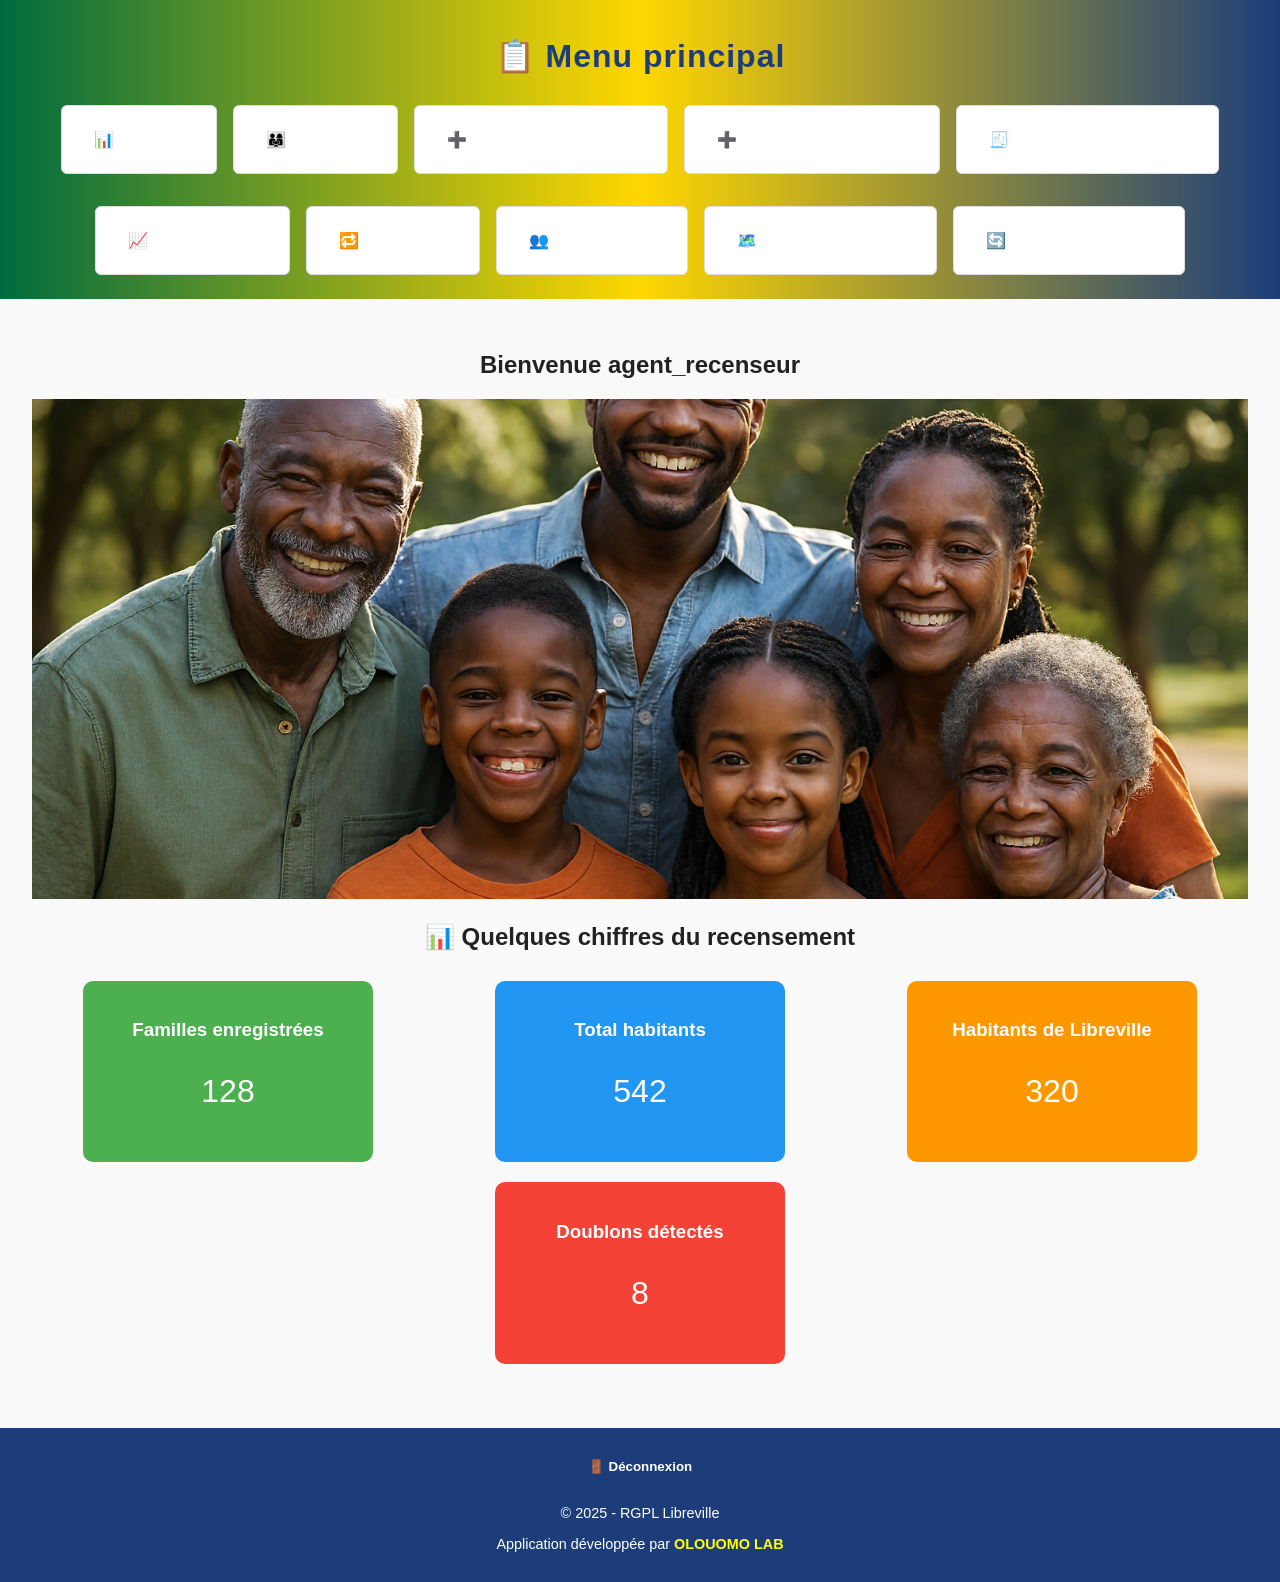
<file: index.html>
<!DOCTYPE html>
<html lang="fr">
<head>
  <meta charset="UTF-8" />
  <meta name="viewport" content="width=device-width, initial-scale=1.0" />
  <meta name="theme-color" content="#0d6efd" />

  <!-- Chemins relatifs -->
  <link rel="manifest" href="manifest.json" />
  <link rel="icon" href="static/icons/icon-192.png" />
  <link rel="stylesheet" href="static/style.css" />

  <title>RGPL - Tableau de bord</title>

  <script>
    if ('serviceWorker' in navigator) {
      const swUrl = `${location.origin}/service-worker.js`;
      navigator.serviceWorker.register(swUrl)
        .then(() => console.log('✅ Service Worker enregistré'))
        .catch(err => console.error('❌ Échec SW', err));
    }
  </script>
</head>
<body>
  <!-- Conteneur pour le menu -->
  <div id="menu-container"></div>
  <script>
    fetch("menu.html")
      .then(res => res.text())
      .then(html => {
        document.getElementById("menu-container").innerHTML = html;
      })
      .catch(err => console.error("Erreur chargement menu:", err));
  </script>

  <!-- Contenu principal -->
  <main style="padding: 2rem;">
    <h2 style="text-align:center; margin-top: 20px;">
      Bienvenue agent_recenseur
    </h2>

    <div style="width:100%; overflow:hidden;">
      <img src="static/images/famille.png" alt="Famille africaine"
           style="width:100%; height:auto; max-height:500px; object-fit:cover;">
    </div>

    <h2 style="text-align:center;">📊 Quelques chiffres du recensement</h2>

    <div style="display: flex; justify-content: space-around; margin-top: 30px; flex-wrap: wrap; gap: 20px;">
      <div style="background-color: #4CAF50; color: white; padding: 20px; border-radius: 10px; width: 250px; text-align: center;">
        <h3>Familles enregistrées</h3>
        <p style="font-size: 2em;" id="familles">...</p>
      </div>

      <div style="background-color: #2196F3; color: white; padding: 20px; border-radius: 10px; width: 250px; text-align: center;">
        <h3>Total habitants</h3>
        <p style="font-size: 2em;" id="membres">...</p>
      </div>

      <div style="background-color: #FF9800; color: white; padding: 20px; border-radius: 10px; width: 250px; text-align: center;">
        <h3>Habitants de Libreville</h3>
        <p style="font-size: 2em;" id="libreville">...</p>
      </div>

      <div style="background-color: #f44336; color: white; padding: 20px; border-radius: 10px; width: 250px; text-align: center;">
        <h3>Doublons détectés</h3>
        <p style="font-size: 2em;" id="doublons">...</p>
      </div>
    </div>
  </main>

  <!-- Footer -->
  <footer style="background-color:#1C3D7A; padding:1rem 0;">
    <div style="text-align:center; margin-bottom: 1rem;">
      <button class="btn btn-danger" onclick="alert('Déconnexion désactivée en mode statique')">🚪 Déconnexion</button>
    </div>
    <p style="text-align:center; color:white;">© 2025 - RGPL Libreville</p>
    <p style="text-align:center; color:white;">
      Application développée par 
      <span style="color:yellow; font-weight:bold;">OLOUOMO LAB</span>
    </p>
  </footer>

  <!-- Scripts JS -->
  <script src="static/js/db.js" defer></script>
  <script src="static/js/main.js" defer></script>
  <script>
    fetch("static/data/stats.json")
      .then(res => res.json())
      .then(data => {
        document.getElementById("familles").textContent = data.total_familles || 0;
        document.getElementById("membres").textContent = data.total_membres || 0;
        document.getElementById("libreville").textContent = data.libreville_membres || 0;
        document.getElementById("doublons").textContent = data.total_doublons || 0;
      })
      .catch(() => {
        document.getElementById("familles").textContent = "N/A";
        document.getElementById("membres").textContent = "N/A";
        document.getElementById("libreville").textContent = "N/A";
        document.getElementById("doublons").textContent = "N/A";
      });
  </script>
</body>
</html>
</file>
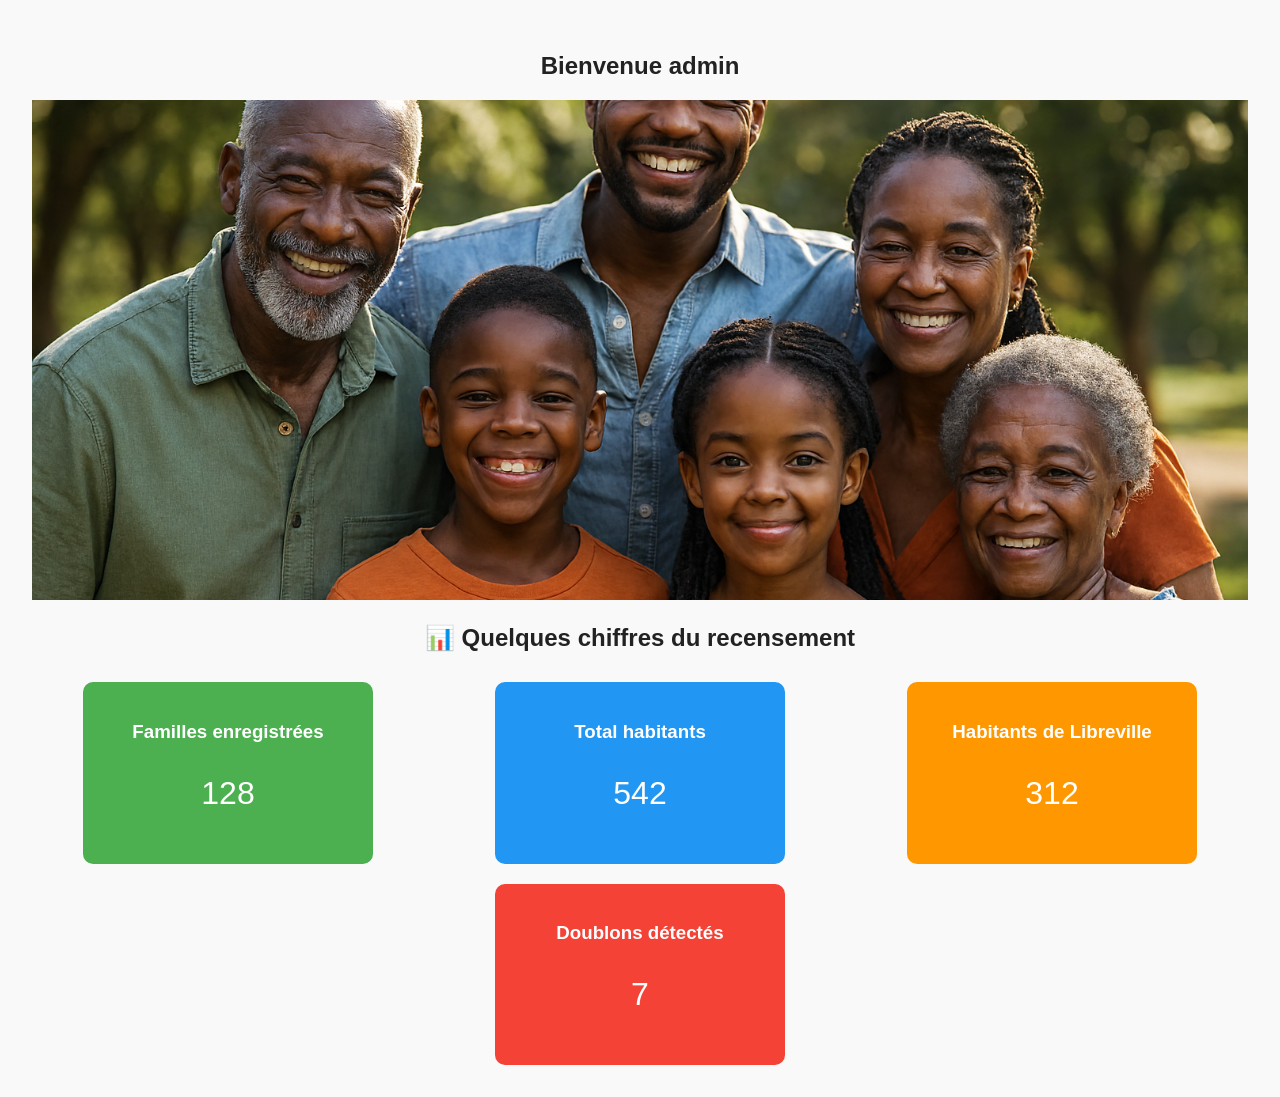
<file: admin_dashboard.html>
<!DOCTYPE html>
<html lang="fr">
<head>
  <meta charset="UTF-8">
  <meta name="viewport" content="width=device-width, initial-scale=1.0">
  <meta name="theme-color" content="#0d6efd">
  <link rel="manifest" href="/manifest.json">
  <link rel="icon" href="/static/icons/icon-192.png">
  <link rel="stylesheet" href="/static/style.css">
  <title>Tableau de bord</title>
</head>
<body>
  <main>
    <h2 style="text-align:center; margin-top: 20px;">
      Bienvenue <strong>admin</strong>
    </h2>

    <div style="width:100%; overflow:hidden;">
      <img src="/static/images/famille.png" alt="Famille africaine"
           style="width:100%; height:auto; max-height:500px; object-fit:cover;">
    </div>

    <h2 style="text-align:center;">📊 Quelques chiffres du recensement</h2>

    <div style="display: flex; justify-content: space-around; margin-top: 30px; flex-wrap: wrap; gap: 20px;">
      <div style="background-color: #4CAF50; color: white; padding: 20px; border-radius: 10px; width: 250px; text-align: center;">
        <h3>Familles enregistrées</h3>
        <p style="font-size: 2em;">128</p>
      </div>

      <div style="background-color: #2196F3; color: white; padding: 20px; border-radius: 10px; width: 250px; text-align: center;">
        <h3>Total habitants</h3>
        <p style="font-size: 2em;">542</p>
      </div>

      <div style="background-color: #FF9800; color: white; padding: 20px; border-radius: 10px; width: 250px; text-align: center;">
        <h3>Habitants de Libreville</h3>
        <p style="font-size: 2em;">312</p>
      </div>

      <div style="background-color: #f44336; color: white; padding: 20px; border-radius: 10px; width: 250px; text-align: center;">
        <h3>Doublons détectés</h3>
        <p style="font-size: 2em;">7</p>
      </div>
    </div>
  </main>
</body>
</html>
</file>
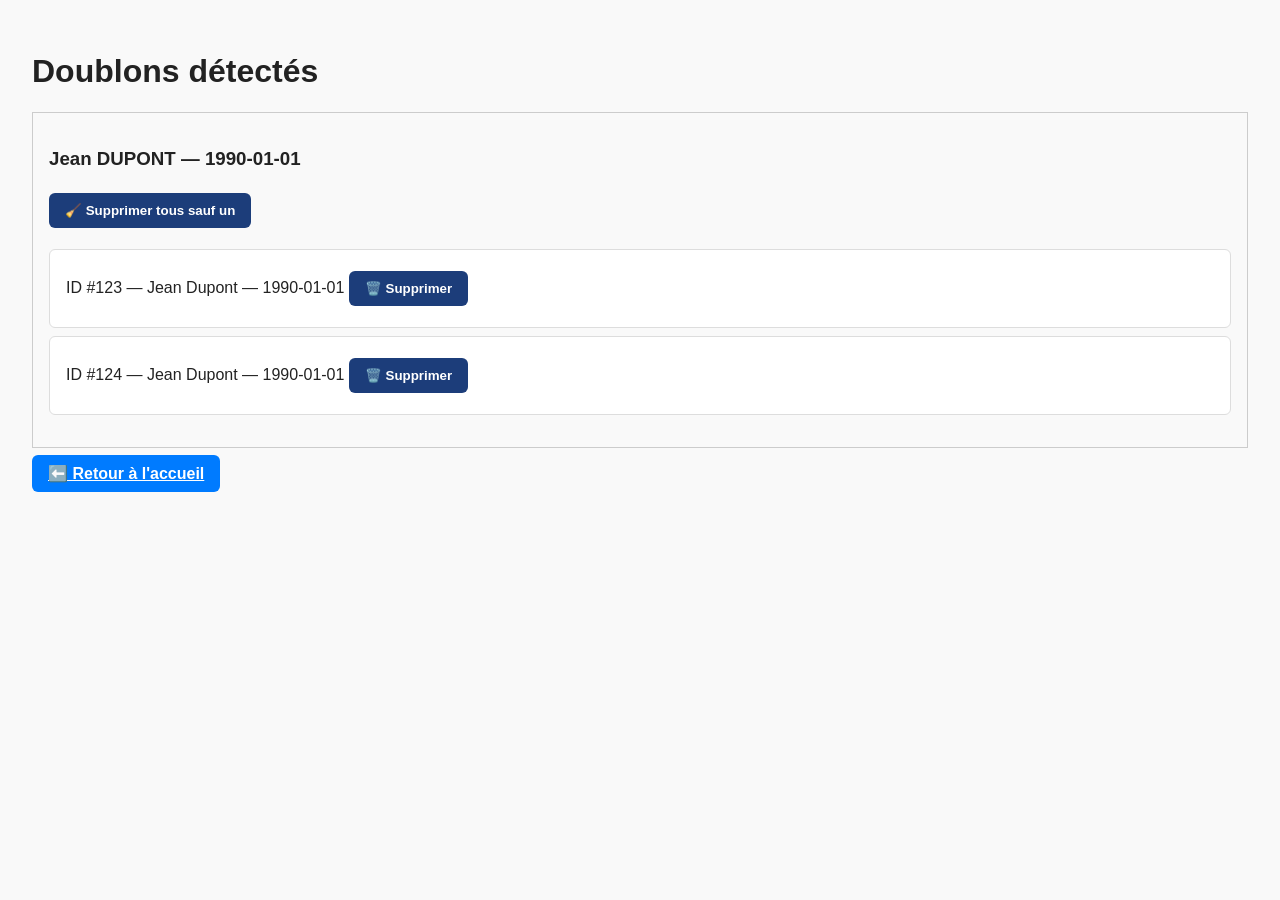
<file: doublons.html>
<!DOCTYPE html>
<html lang="fr">
<head>
  <meta charset="UTF-8" />
  <meta name="viewport" content="width=device-width, initial-scale=1.0" />
  <meta name="theme-color" content="#0d6efd" />
  <title>Doublons détectés</title>

  <!-- Inclusion du CSS -->
  <link rel="manifest" href="manifest.json" />
  <link rel="icon" href="static/icons/icon-192.png" />
  <link rel="stylesheet" href="static/style.css" />
</head>
<body>
  <main>
    <h1>Doublons détectés</h1>

    <div style="border:1px solid #ccc; padding:1rem; margin-bottom:1rem;">
      <h3>Jean DUPONT — 1990-01-01</h3>

      <!-- Action backend : reste relatif car géré par FastAPI -->
      <form method="post" action="doublons/supprimer-groupe/" style="margin-bottom: 1rem;">
        <input type="hidden" name="prenom" value="Jean">
        <input type="hidden" name="nom" value="Dupont">
        <input type="hidden" name="date_naissance" value="1990-01-01">
        <button type="submit" onclick="return confirm('Supprimer tous les doublons sauf un ?')">
          🧹 Supprimer tous sauf un
        </button>
      </form>

      <ul>
        <li>
          ID #123 — Jean Dupont — 1990-01-01
          <form method="post" action="doublons/supprimer/123" style="display:inline;">
            <button type="submit" onclick="return confirm('Supprimer ce doublon ?')">🗑️ Supprimer</button>
          </form>
        </li>
        <li>
          ID #124 — Jean Dupont — 1990-01-01
          <form method="post" action="doublons/supprimer/124" style="display:inline;">
            <button type="submit" onclick="return confirm('Supprimer ce doublon ?')">🗑️ Supprimer</button>
          </form>
        </li>
      </ul>
    </div>

    <!-- Lien corrigé : relatif -->
    <a href="index.html" class="btn btn-primary">⬅️ Retour à l'accueil</a>
  </main>

  <!-- Scripts JS -->
  <script src="static/js/db.js"></script>
  <script src="static/js/main.js"></script>
  <script src="static/js/sw-register.js"></script>
</body>
</html>
</file>
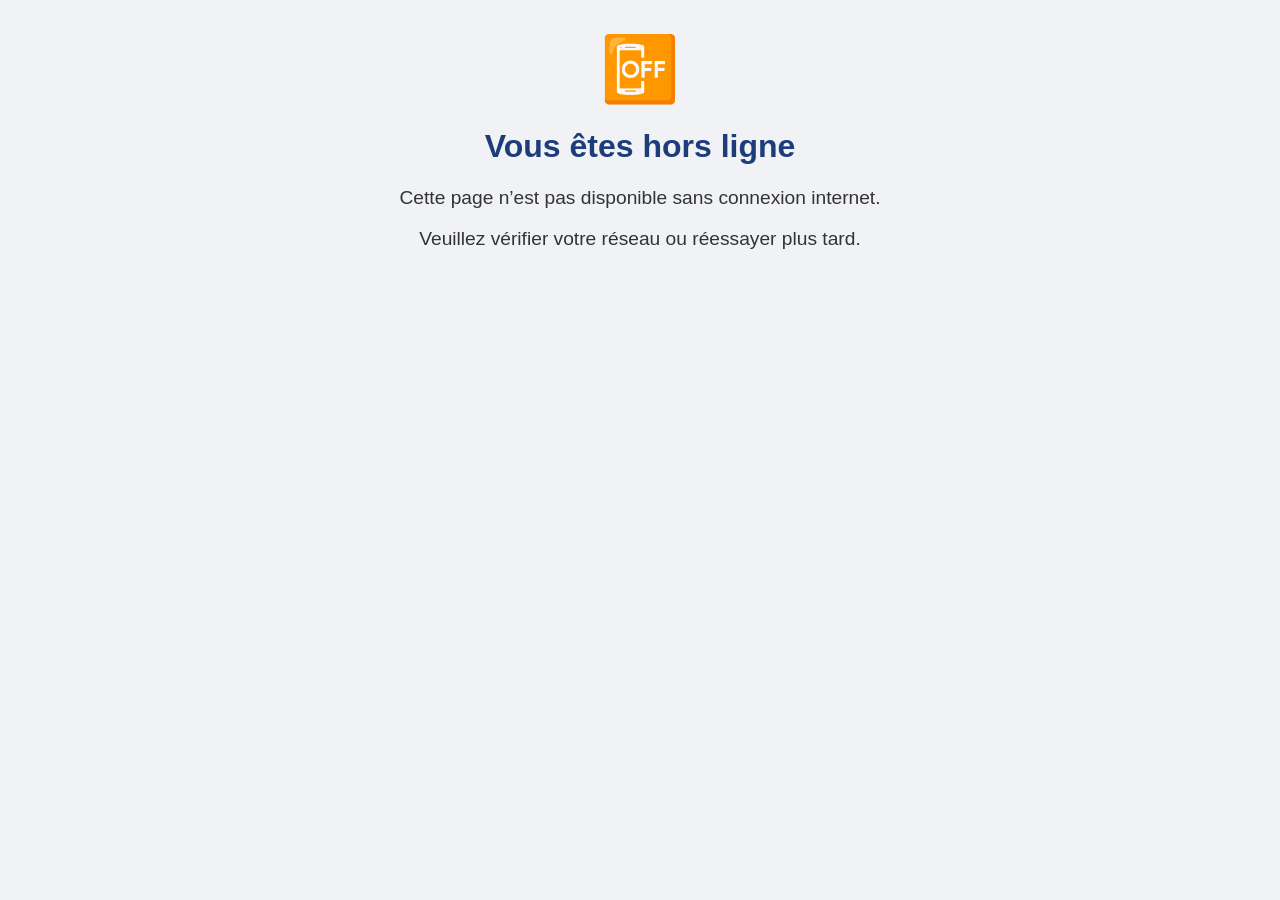
<file: offline.html>
<!DOCTYPE html>
<html lang="fr">
<head>
  <meta charset="UTF-8" />
  <meta name="viewport" content="width=device-width, initial-scale=1.0" />
  <meta name="theme-color" content="#0d6efd" />
  <title>Mode hors ligne</title>

  <!-- Chemins relatifs -->
  <link rel="manifest" href="manifest.json" />
  <link rel="icon" href="static/icons/icon-192.png" />
  <link rel="stylesheet" href="static/style.css" />

  <style>
    body {
      font-family: 'Segoe UI', sans-serif;
      background-color: #f0f2f5;
      color: #333;
      text-align: center;
      padding: 2rem;
    }

    .emoji {
      font-size: 4rem;
      margin-bottom: 1rem;
    }

    h1 {
      color: #1C3D7A;
    }

    p {
      font-size: 1.2rem;
    }
  </style>
</head>
<body>
  <div class="emoji">📴</div>
  <h1>Vous êtes hors ligne</h1>
  <p>Cette page n’est pas disponible sans connexion internet.</p>
  <p>Veuillez vérifier votre réseau ou réessayer plus tard.</p>

  <!-- Scripts JS avec chemins relatifs -->
  <script src="static/js/db.js"></script>
  <script src="static/js/main.js"></script>
  <script src="static/js/sw-register.js"></script>
</body>
</html>
</file>
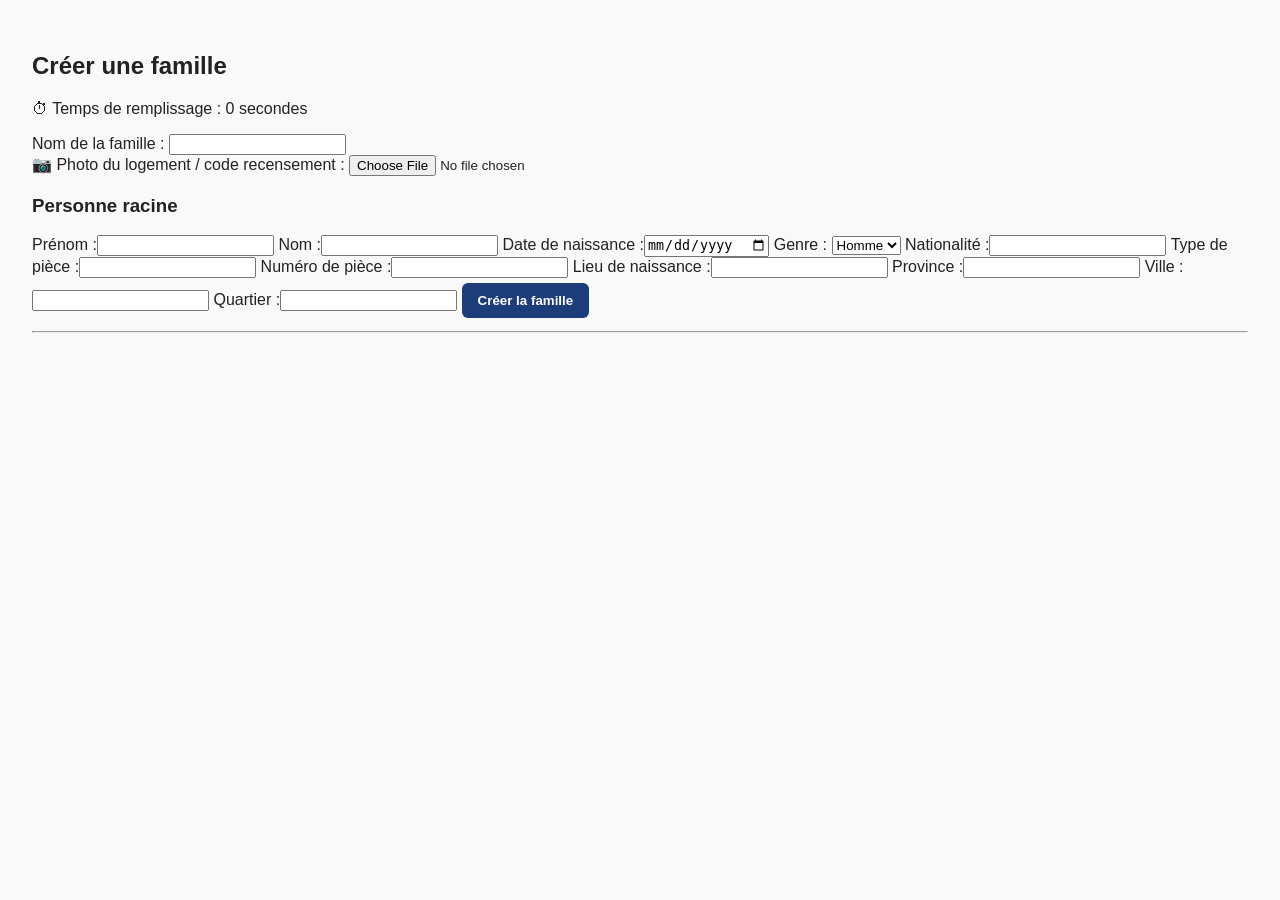
<file: page-famille-edit.html>
<!DOCTYPE html>
<html lang="fr">
<head>
  <meta charset="UTF-8" />
  <meta name="viewport" content="width=device-width, initial-scale=1.0" />
  <meta name="theme-color" content="#0d6efd" />
  <link rel="manifest" href="manifest.json" />
  <link rel="icon" href="static/icons/icon-192.png" />
  <link rel="stylesheet" href="static/style.css" />
  <title>Créer une famille</title>
</head>
<body>
  <main>
    <h2>Créer une famille</h2>
    <p>⏱ Temps de remplissage : <span id="timer">0</span> secondes</p>

    <form id="createFamilyForm" enctype="multipart/form-data">
      <label>Nom de la famille :</label>
      <input type="text" id="familyName" name="name" required /><br />

      <label>📷 Photo du logement / code recensement :</label>
      <input type="file" id="housePhoto" name="photo" accept="image/*" capture="environment" /><br />

      <h3>Personne racine</h3>
      <label>Prénom :</label><input type="text" id="firstName" name="first_name" required />
      <label>Nom :</label><input type="text" id="lastName" name="last_name" required />
      <label>Date de naissance :</label><input type="date" id="dob" name="date_of_birth" required />
      <label>Genre :</label>
      <select id="gender" name="gender">
        <option value="male">Homme</option>
        <option value="female">Femme</option>
        <option value="other">Autre</option>
      </select>
      <label>Nationalité :</label><input type="text" id="nationality" name="nationality" required />
      <label>Type de pièce :</label><input type="text" id="idType" name="id_type" required />
      <label>Numéro de pièce :</label><input type="text" id="idNumber" name="id_number" required />
      <label>Lieu de naissance :</label><input type="text" id="placeOfBirth" name="place_of_birth" required />
      <label>Province :</label><input type="text" id="province" name="province" required />
      <label>Ville :</label><input type="text" id="city" name="city" required />
      <label>Quartier :</label><input type="text" id="district" name="district" required />

      <button type="submit">Créer la famille</button>
    </form>

    <hr />

    <div id="membersSection" style="display: none;">
      <h3>Ajouter un membre</h3>
      <form id="addMemberForm">
        <label>Prénom :</label><input type="text" id="m_firstName" required />
        <label>Nom :</label><input type="text" id="m_lastName" required />
        <label>Rôle :</label><input type="text" id="m_role" />
        <label>Date de naissance :</label><input type="date" id="m_dob" />
        <label>Genre :</label>
        <select id="m_gender">
          <option value="male">Homme</option>
          <option value="female">Femme</option>
          <option value="other">Autre</option>
        </select>
        <label>Nationalité :</label><input type="text" id="m_nationality" />
        <label>Type de pièce :</label><input type="text" id="m_idType" />
        <label>Numéro de pièce :</label><input type="text" id="m_idNumber" />
        <label>Lieu de naissance :</label><input type="text" id="m_placeOfBirth" />
        <label>Province :</label><input type="text" id="m_province" />
        <label>Ville :</label><input type="text" id="m_city" value="Libreville" />
        <label>Quartier :</label><input type="text" id="m_district" />
        <button type="submit">Ajouter membre</button>
      </form>

      <button id="geoBtn">📍 Géolocaliser le logement</button>
      <p id="geoResult"></p>

      <div class="mt-3">
        <a href="/page-familles" class="btn btn-outline-primary" id="finishBtn">✅ Terminer et revenir à la liste</a>
      </div>
    </div>
  </main>

  <script>
    let currentFamilyId = null;
    let startTime = Date.now();

    setInterval(() => {
      let elapsed = Math.floor((Date.now() - startTime) / 1000);
      document.getElementById("timer").innerText = elapsed;
    }, 1000);

    document.getElementById("createFamilyForm").addEventListener("submit", async (e) => {
      e.preventDefault();
      const formData = new FormData(e.target);

      try {
        const familyResponse = await fetch("/familles/", {
          method: "POST",
          body: formData,
        });

        if (!familyResponse.ok) throw new Error("Erreur lors de la création de la famille");

        const family = await familyResponse.json();
        currentFamilyId = family.id;

        alert("Famille créée !");
        document.getElementById("membersSection").style.display = "block";
        e.target.reset();
      } catch (error) {
        alert(error.message);
      }
    });

    document.getElementById("addMemberForm").addEventListener("submit", async (e) => {
      e.preventDefault();
      if (!currentFamilyId) {
        alert("Créez d'abord une famille !");
        return;
      }

      const member = {
        first_name: document.getElementById("m_firstName").value,
        last_name: document.getElementById("m_lastName").value,
        role: document.getElementById("m_role").value,
        date_of_birth: document.getElementById("m_dob").value,
        gender: document.getElementById("m_gender").value,
        nationality: document.getElementById("m_nationality").value,
        id_type: document.getElementById("m_idType").value,
        id_number: document.getElementById("m_idNumber").value,
        place_of_birth: document.getElementById("m_placeOfBirth").value,
        province: document.getElementById("m_province").value,
        city: document.getElementById("m_city").value,
        district: document.getElementById("m_district").value,
      };

      try {
        const response = await fetch(`/familles/${currentFamilyId}/members`, {
          method: "POST",
          headers: { "Content-Type": "application/json" },
          body: JSON.stringify(member),
        });

        if (!response.ok) throw new Error("Erreur lors de l'ajout du membre");

        alert("Membre ajouté !");
        e.target.reset();
      } catch (error) {
        alert(error.message);
      }
    });

    document.getElementById("geoBtn").addEventListener("click", () => {
      if (!navigator.geolocation) {
        alert("La géolocalisation n'est pas supportée par ce navigateur.");
        return;
      }
      navigator.geolocation.getCurrentPosition(
        (position) => {
          const lat = position.coords.latitude;
          const lon = position.coords.longitude;
          document.getElementById("geoResult").innerText = `Latitude: ${lat}, Longitude: ${lon}`;

          if (currentFamilyId) {
            fetch(`/familles/${currentFamilyId}/localisation`, {
              method: "POST",
              headers: { "Content-Type": "application/json" },
              body: JSON.stringify({ latitude: lat, longitude: lon }),
            }).then((r) => {
              if (!r.ok) alert("Erreur lors de l'enregistrement de la localisation");
            });
          }
        },
        (error) => {
          alert("Impossible de récupérer la localisation : " + error.message);
        }
      );
    });

    document.getElementById("finishBtn").addEventListener("click", () => {
      let elapsed = Math.floor((Date.now() - startTime) / 1000);

      if (currentFamilyId) {
        fetch(`/familles/${currentFamilyId}/duree`, {
          method: "POST",
          headers: { "Content-Type": "application/json" },
          body: JSON.stringify({ duree_remplissage: elapsed }),
        }).then((r) => {
          if (!r.ok) alert("Erreur lors de l'enregistrement du temps de remplissage");
        });
      }
    });
  </script>
</body>
<!-- Scripts JS -->
  <script src="static/js/db.js"></script>
  <script src="static/js/main.js"></script>
  <script src="static/js/sw-register.js"></script>
</html>
</file>
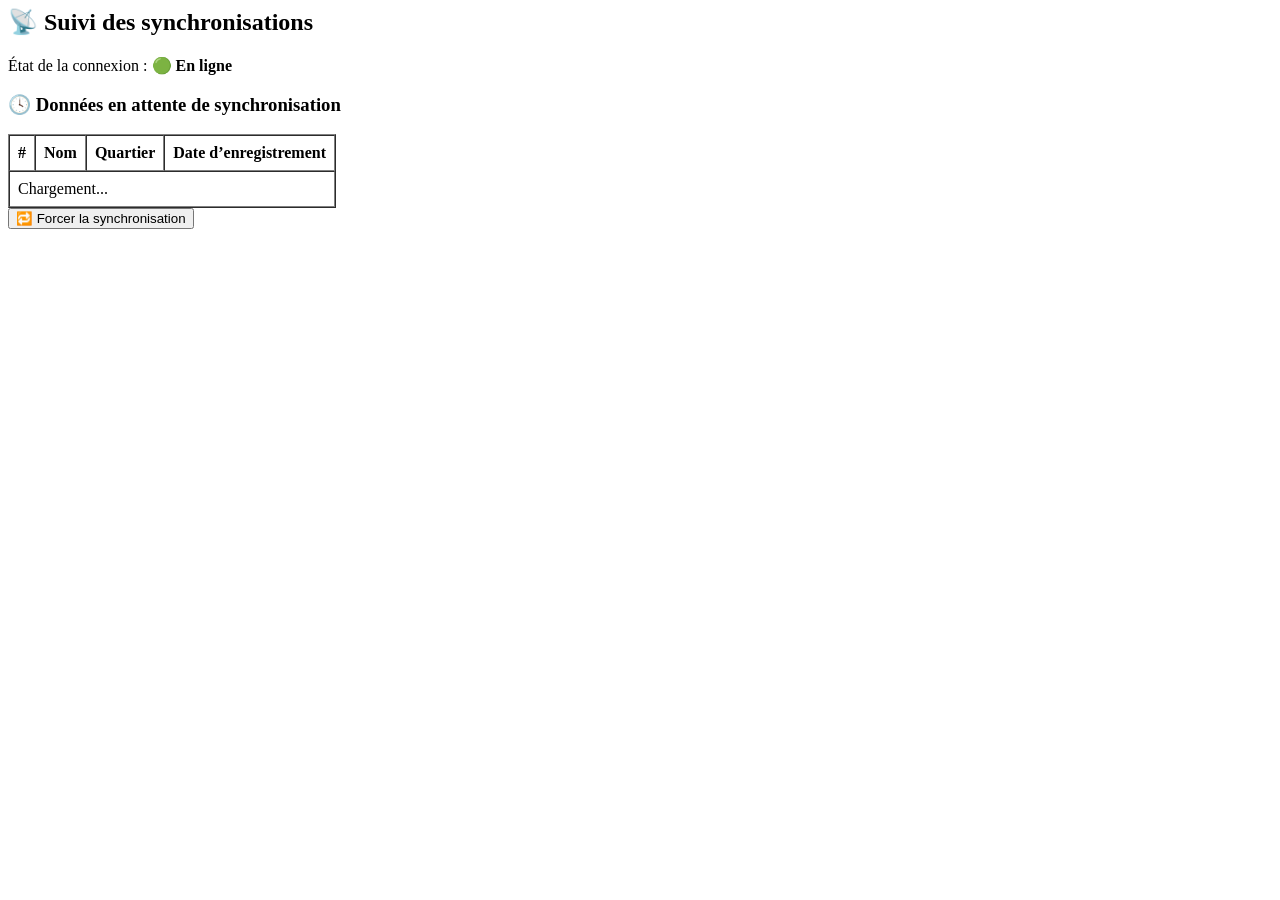
<file: synchronisation.html>
<body>
  <h2>📡 Suivi des synchronisations</h2>
  <p id="status-connexion">État de la connexion : <strong>...</strong></p>
  <h3>🕓 Données en attente de synchronisation</h3>
  <table border="1" cellpadding="8" cellspacing="0">
    <thead>
      <tr>
        <th>#</th><th>Nom</th><th>Quartier</th><th>Date d’enregistrement</th>
      </tr>
    </thead>
    <tbody id="pending-table">
      <tr><td colspan="4">Chargement...</td></tr>
    </tbody>
  </table>
  <button id="forceSyncBtn" class="btn btn-warning">🔁 Forcer la synchronisation</button>
  <script src="/static/js/sync-status.js"></script>
 <!-- Scripts JS -->
  <script src="static/js/db.js"></script>
  <script src="static/js/main.js"></script>
  <script src="static/js/sw-register.js"></script>
</body>
</file>
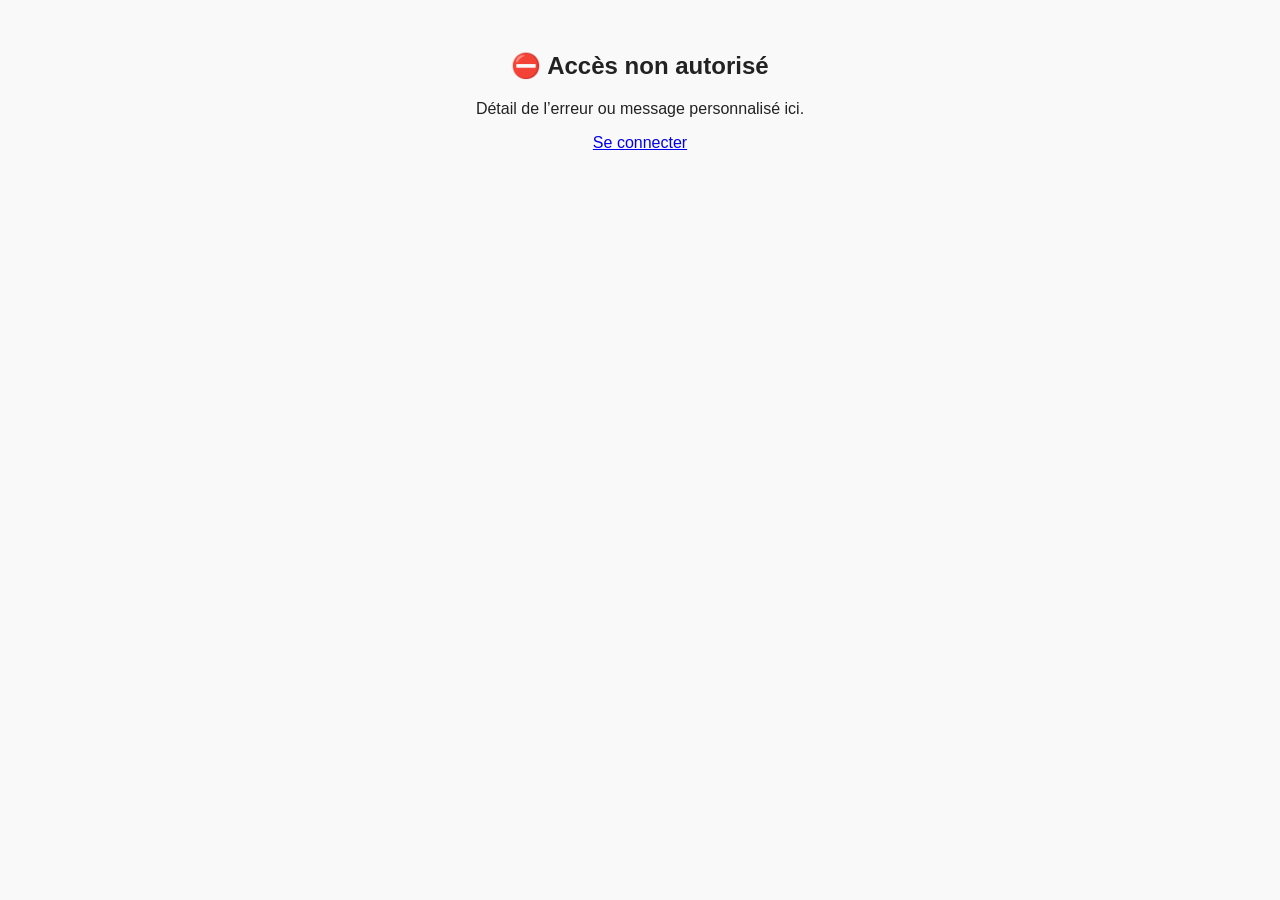
<file: unauthorized.html>
<!DOCTYPE html>
<html lang="fr">
<head>
  <meta charset="UTF-8">
  <title>Accès non autorisé</title>
  <link rel="stylesheet" href="/static/style.css">
</head>
<body>
  <main style="text-align:center; padding:2rem;">
    <h2>⛔ Accès non autorisé</h2>
    <p>Détail de l’erreur ou message personnalisé ici.</p>
    <a href="/login">Se connecter</a>
  </main>
</body>
</html>
</file>
<file: static/style.css>
/* 🎨 Palette premium inspirée du drapeau gabonais */
:root {
  --gabon-green: #006B3F;
  --gabon-yellow: #FFD700;
  --gabon-blue: #1C3D7A;
  --text-dark: #222;
  --text-light: #fff;
  --bg-light: #f9f9f9;
}

/* 🔄 Reset général */
body {
  margin: 0;
  font-family: "Segoe UI", Roboto, sans-serif;
  background-color: var(--bg-light);
  color: var(--text-dark);
}

/* 🧭 En-tête */
header {
  background: linear-gradient(90deg, var(--gabon-green), var(--gabon-yellow), var(--gabon-blue));
  color: var(--text-light);
  padding: 1rem;
  text-align: center;
  font-weight: bold;
  letter-spacing: 1px;
}

/* 🧭 Menu de navigation */
nav {
  margin-top: 0.5rem;
}

.menu {
  display: flex;
  flex-wrap: wrap;
  justify-content: center;
  gap: 1rem;
  padding: 0;
  margin: 0;
}

.menu li {
  list-style: none;
  display: flex;
  align-items: center;
  gap: 0.5em;
}

.menu a {
  display: flex;
  align-items: center;
  gap: 0.5em;
  color: var(--text-light);
  text-decoration: none;
  font-weight: 600;
  padding: 0.5em 1em;
  border-radius: 6px;
  background-color: transparent;
  transition: background-color 0.3s ease;
}

.menu a:hover {
  background-color: rgba(255, 255, 255, 0.1);
}

/* 🖼️ Icônes SVG */
.icon {
  width: 1em;
  height: 1em;
  vertical-align: middle;
  fill: currentColor;
  margin-right: 0.5em;
}

/* 📄 Contenu principal */
main {
  padding: 2rem;
}

/* 📱 Conteneur fluide */
.container {
  width: 100%;
  max-width: 960px;
  margin: 0 auto;
  padding: 1rem;
}

/* 🔘 Boutons généraux (hors menu) */
button, .btn {
  background-color: var(--gabon-blue);
  color: white;
  padding: 10px 16px;
  margin: 5px 0;
  border: none;
  border-radius: 6px;
  cursor: pointer;
  font-weight: 600;
  transition: background-color 0.3s ease, color 0.3s ease;
}

button:hover, .btn:hover {
  background-color: var(--gabon-green);
  color: white;
}

/* 🔘 Bouton de déconnexion */
#logoutForm button {
  background-color: var(--gabon-green);
  color: white;
  border: none;
}

#logoutForm button:hover {
  background-color: #dc3545;
  color: white;
}

/* 🔘 Variantes de boutons */
.btn-sm {
  padding: 6px 10px;
  font-size: 0.9em;
}

.btn-primary {
  background-color: #007bff;
  color: white;
  border: none;
}

.btn-primary:hover {
  background-color: #0069d9;
}

.btn-warning {
  background-color: #ffc107;
  color: black;
  border: none;
}

.btn-warning:hover {
  background-color: #e0a800;
}

/* 📎 Pied de page */
footer {
  background-color: var(--gabon-blue);
  color: var(--text-light);
  text-align: center;
  padding: 1rem;
  margin-top: 2rem;
  font-size: 0.9rem;
}

/* 📋 Liste des familles */
ul {
  list-style: none;
  padding: 0;
}

ul li {
  background: #fff;
  border: 1px solid #ddd;
  margin: 0.5rem 0;
  padding: 1rem;
  border-radius: 6px;
  transition: box-shadow 0.3s ease;
}

ul li:hover {
  box-shadow: 0 4px 12px rgba(0, 0, 0, 0.1);
}

/* 🔽 Détails repliables */
.details {
  background: #f0f8ff;
  border-left: 4px solid var(--gabon-green);
  margin-top: 0.5rem;
  padding: 1rem;
  border-radius: 4px;
}

/* 📱 Responsive mobile */
@media (max-width: 600px) {
  main {
    padding: 1rem;
  }

  .menu {
    flex-direction: column;
    align-items: stretch;
  }

  .menu a {
    justify-content: center;
    font-size: 1rem;
  }

  button, .btn {
    width: 100%;
    font-size: 1rem;
  }

  canvas {
    height: 250px !important; /* plus petit sur mobile */
  }
}

/* 📊 Graphiques */
.chart-container {
  width: 100%;
  max-width: 300px;
  margin: 2rem auto;
  padding: 1rem;
  background: #fff;
  border-radius: 8px;
  box-shadow: 0 4px 12px rgba(0,0,0,0.08);
}

.chart-wrapper {
  width: 100%;
  max-width: 200px;
  margin: 2rem auto;
}

canvas, svg {
  width: 100% !important;
  height: 200px !important; /* hauteur uniforme pour lisibilité */
  display: block;
}
</file>
